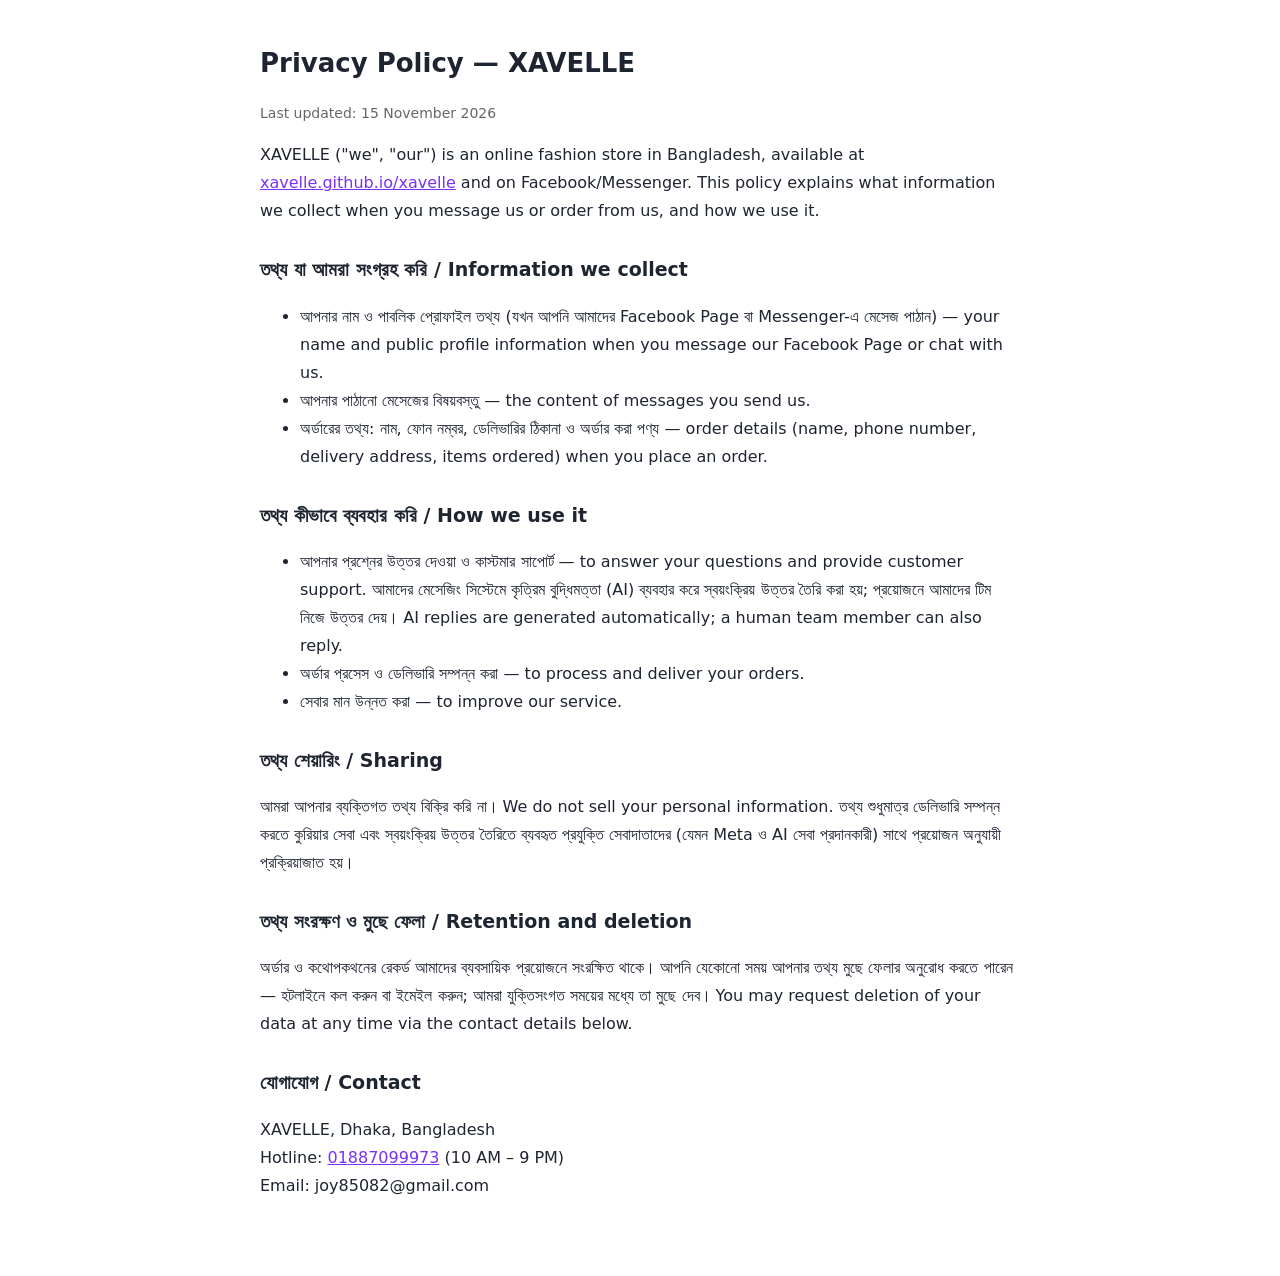
<file: privacy.html>
<!DOCTYPE html>
<html lang="bn">
<head>
<meta charset="UTF-8">
<meta name="viewport" content="width=device-width, initial-scale=1.0">
<title>Privacy Policy — XAVELLE</title>
<style>
  body{font-family:system-ui,'Hind Siliguri',sans-serif;max-width:760px;margin:0 auto;padding:24px 18px 60px;color:#1e2430;line-height:1.75;background:#fff}
  h1{font-size:26px;margin-bottom:4px}
  h2{font-size:19px;margin-top:28px}
  .muted{color:#666;font-size:14px}
  a{color:#7b2ff7}
</style>
</head>
<body>
<h1>Privacy Policy — XAVELLE</h1>
<p class="muted">Last updated: 15 November 2026</p>

<p>XAVELLE ("we", "our") is an online fashion store in Bangladesh, available at
<a href="https://xavelle.github.io/xavelle/">xavelle.github.io/xavelle</a> and on Facebook/Messenger.
This policy explains what information we collect when you message us or order from us, and how we use it.</p>

<h2>তথ্য যা আমরা সংগ্রহ করি / Information we collect</h2>
<ul>
  <li>আপনার নাম ও পাবলিক প্রোফাইল তথ্য (যখন আপনি আমাদের Facebook Page বা Messenger-এ মেসেজ পাঠান) — your name and public profile information when you message our Facebook Page or chat with us.</li>
  <li>আপনার পাঠানো মেসেজের বিষয়বস্তু — the content of messages you send us.</li>
  <li>অর্ডারের তথ্য: নাম, ফোন নম্বর, ডেলিভারির ঠিকানা ও অর্ডার করা পণ্য — order details (name, phone number, delivery address, items ordered) when you place an order.</li>
</ul>

<h2>তথ্য কীভাবে ব্যবহার করি / How we use it</h2>
<ul>
  <li>আপনার প্রশ্নের উত্তর দেওয়া ও কাস্টমার সাপোর্ট — to answer your questions and provide customer support. আমাদের মেসেজিং সিস্টেমে কৃত্রিম বুদ্ধিমত্তা (AI) ব্যবহার করে স্বয়ংক্রিয় উত্তর তৈরি করা হয়; প্রয়োজনে আমাদের টিম নিজে উত্তর দেয়। AI replies are generated automatically; a human team member can also reply.</li>
  <li>অর্ডার প্রসেস ও ডেলিভারি সম্পন্ন করা — to process and deliver your orders.</li>
  <li>সেবার মান উন্নত করা — to improve our service.</li>
</ul>

<h2>তথ্য শেয়ারিং / Sharing</h2>
<p>আমরা আপনার ব্যক্তিগত তথ্য বিক্রি করি না। We do not sell your personal information.
তথ্য শুধুমাত্র ডেলিভারি সম্পন্ন করতে কুরিয়ার সেবা এবং স্বয়ংক্রিয় উত্তর তৈরিতে ব্যবহৃত প্রযুক্তি সেবাদাতাদের (যেমন Meta ও AI সেবা প্রদানকারী) সাথে প্রয়োজন অনুযায়ী প্রক্রিয়াজাত হয়।</p>

<h2>তথ্য সংরক্ষণ ও মুছে ফেলা / Retention and deletion</h2>
<p>অর্ডার ও কথোপকথনের রেকর্ড আমাদের ব্যবসায়িক প্রয়োজনে সংরক্ষিত থাকে। আপনি যেকোনো সময় আপনার তথ্য মুছে ফেলার অনুরোধ করতে পারেন — হটলাইনে কল করুন বা ইমেইল করুন; আমরা যুক্তিসংগত সময়ের মধ্যে তা মুছে দেব।
You may request deletion of your data at any time via the contact details below.</p>

<h2>যোগাযোগ / Contact</h2>
<p>XAVELLE, Dhaka, Bangladesh<br>
Hotline: <a href="tel:+8801887099973">01887099973</a> (10 AM – 9 PM)<br>
Email: joy85082@gmail.com</p>
</body>
</html>
</file>
